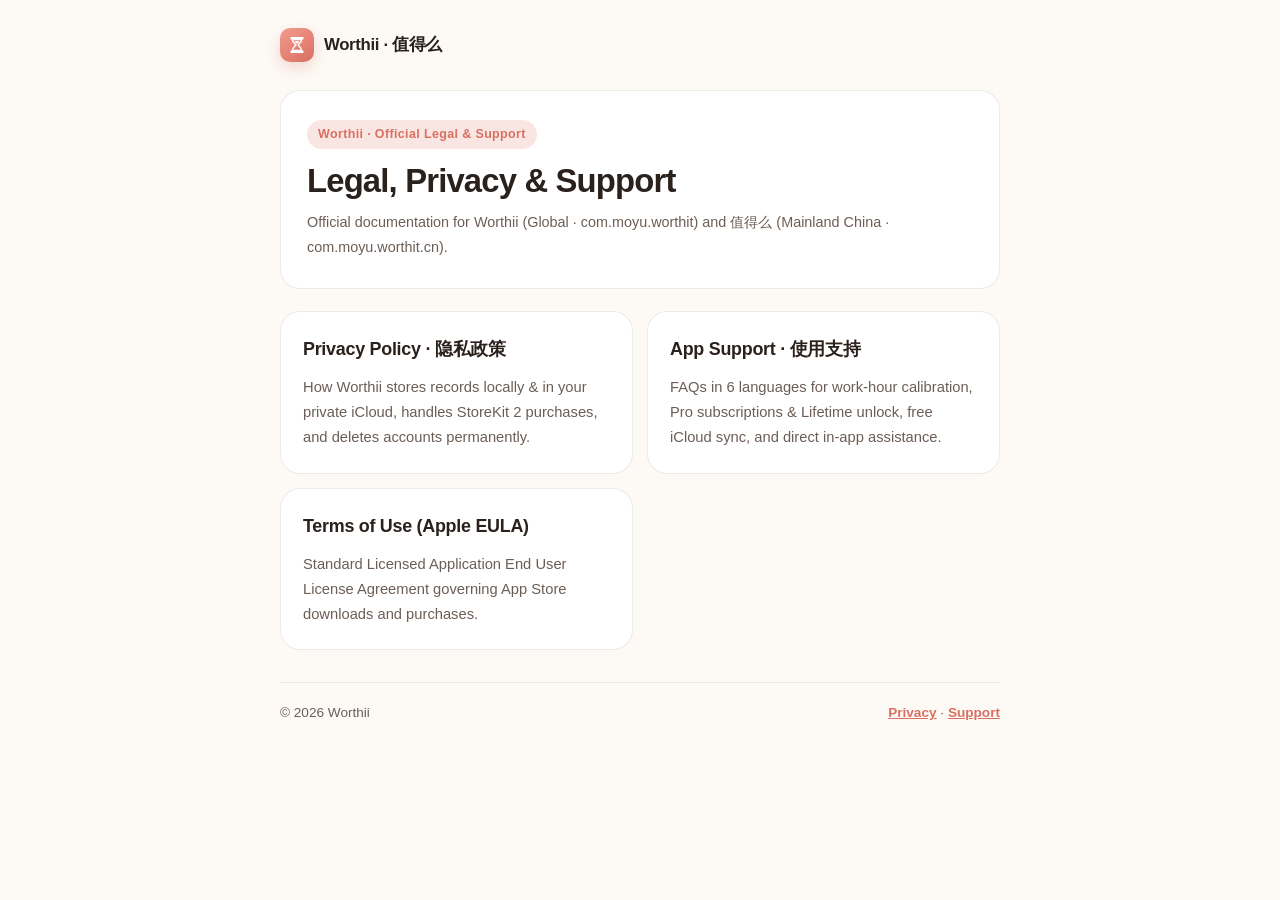
<file: index.html>
<!doctype html>
<html lang="en">
<head>
  <meta charset="utf-8">
  <meta name="viewport" content="width=device-width, initial-scale=1">
  <title>Worthii · Legal &amp; Support</title>
  <link rel="stylesheet" href="./style.css">
</head>
<body>
  <div class="wrap">
    <header>
      <a class="brand" href="./index.html">
        <span class="brand-mark" aria-hidden="true">
          <svg width="20" height="20" viewBox="0 0 24 24" fill="none">
            <rect x="4" y="2.5" width="16" height="3" rx="1.5" fill="currentColor"/>
            <rect x="4" y="18.5" width="16" height="3" rx="1.5" fill="currentColor"/>
            <path d="M6.5 5.5C6.5 9.2 10.6 10.8 10.6 12C10.6 13.2 6.5 14.8 6.5 18.5H17.5C17.5 14.8 13.4 13.2 13.4 12C13.4 10.8 17.5 9.2 17.5 5.5H6.5Z" stroke="currentColor" stroke-width="1.8" stroke-linejoin="round"/>
            <path d="M9.6 8.2C9.6 7.3 10.4 6.8 11.1 7.2C11.6 7.4 12 7.9 12 7.9C12 7.9 12.4 7.4 12.9 7.2C13.6 6.8 14.4 7.3 14.4 8.2C14.4 9.2 12 10.7 12 10.7C12 10.7 9.6 9.2 9.6 8.2Z" fill="currentColor"/>
          </svg>
        </span>
        <span>Worthii · 值得么</span>
      </a>
    </header>

    <section class="hero">
      <span class="pill">Worthii · Official Legal &amp; Support</span>
      <h1>Legal, Privacy &amp; Support</h1>
      <p class="meta">Official documentation for Worthii (Global · com.moyu.worthit) and 值得么 (Mainland China · com.moyu.worthit.cn).</p>
    </section>

    <div class="grid">
      <a class="cta-card" href="./privacy.html">
        <h2>Privacy Policy · 隐私政策</h2>
        <p>How Worthii stores records locally &amp; in your private iCloud, handles StoreKit 2 purchases, and deletes accounts permanently.</p>
      </a>
      <a class="cta-card" href="./support.html">
        <h2>App Support · 使用支持</h2>
        <p>FAQs in 6 languages for work-hour calibration, Pro subscriptions &amp; Lifetime unlock, free iCloud sync, and direct in-app assistance.</p>
      </a>
      <a class="cta-card" href="https://www.apple.com/legal/internet-services/itunes/dev/stdeula/" rel="noopener noreferrer">
        <h2>Terms of Use (Apple EULA)</h2>
        <p>Standard Licensed Application End User License Agreement governing App Store downloads and purchases.</p>
      </a>
    </div>

    <footer>
      <span>© 2026 Worthii</span>
      <span><a href="./privacy.html">Privacy</a> · <a href="./support.html">Support</a></span>
    </footer>
  </div>
</body>
</html>
</file>
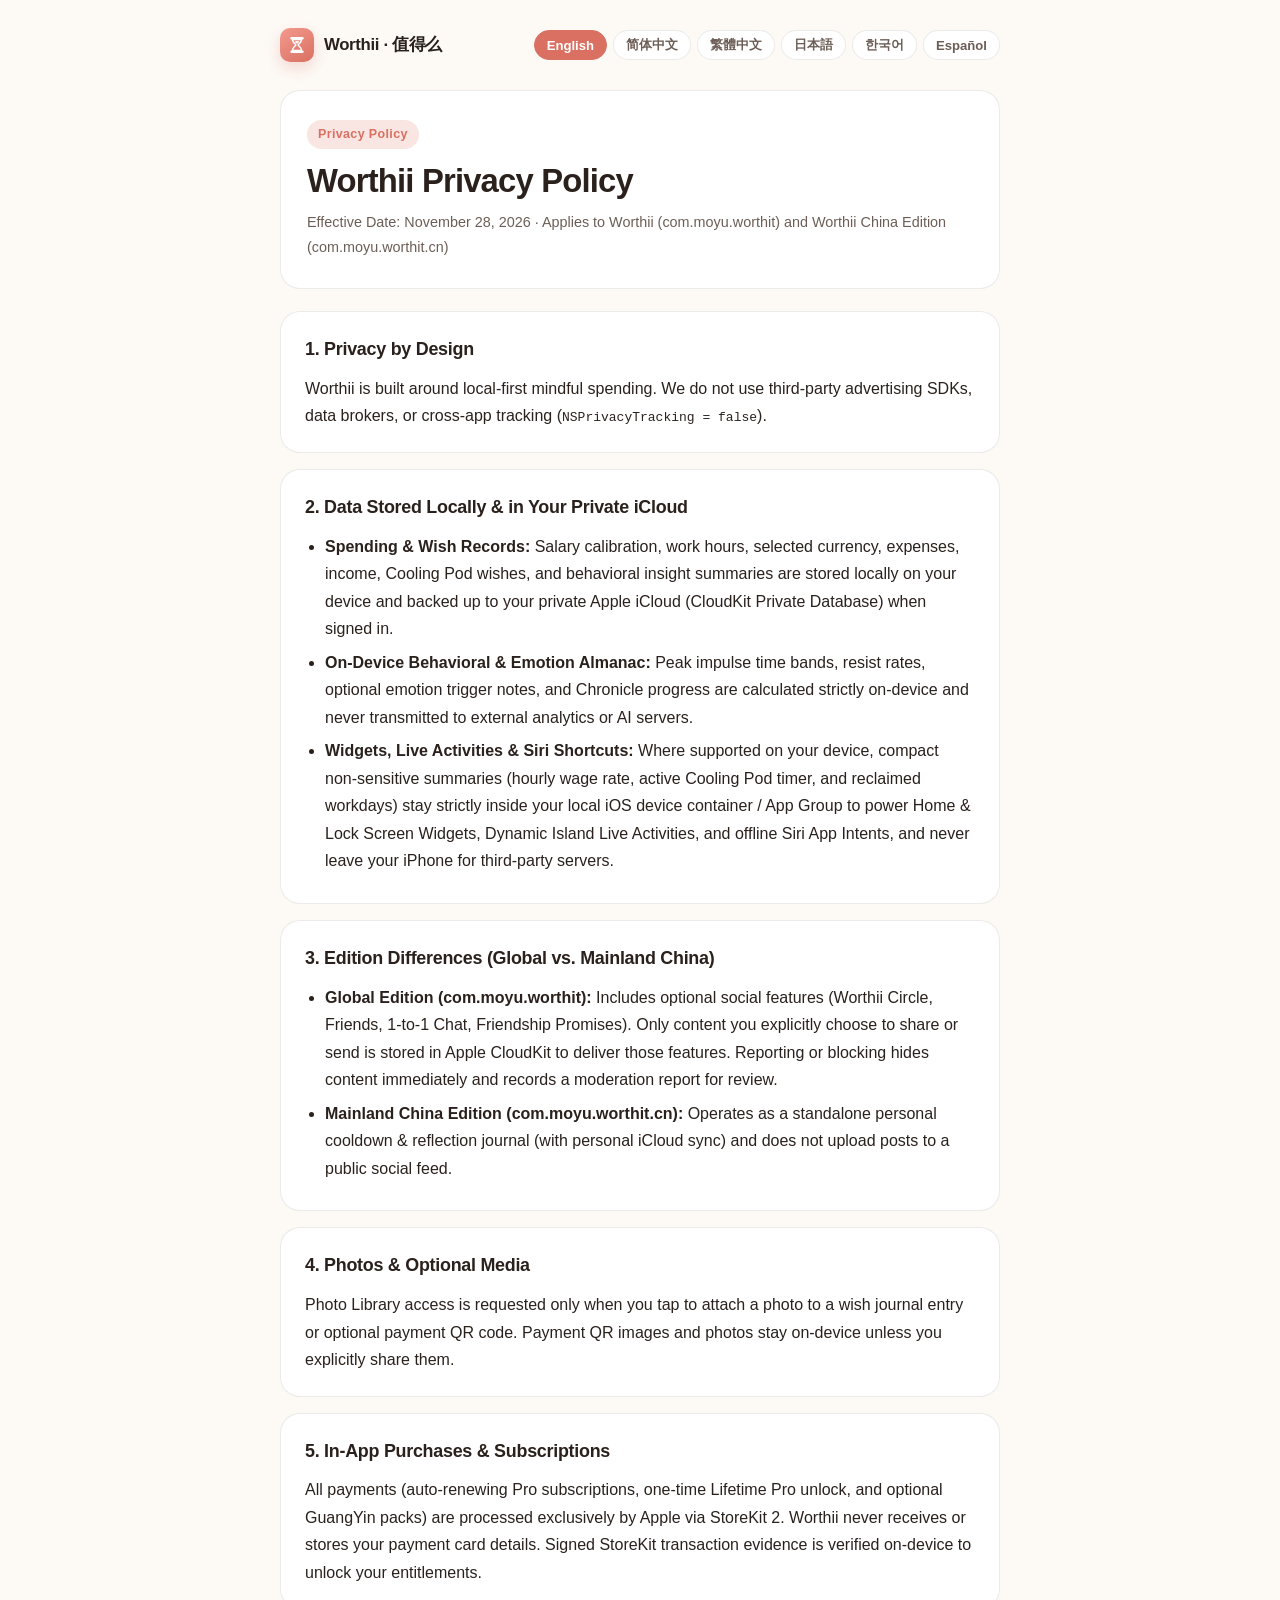
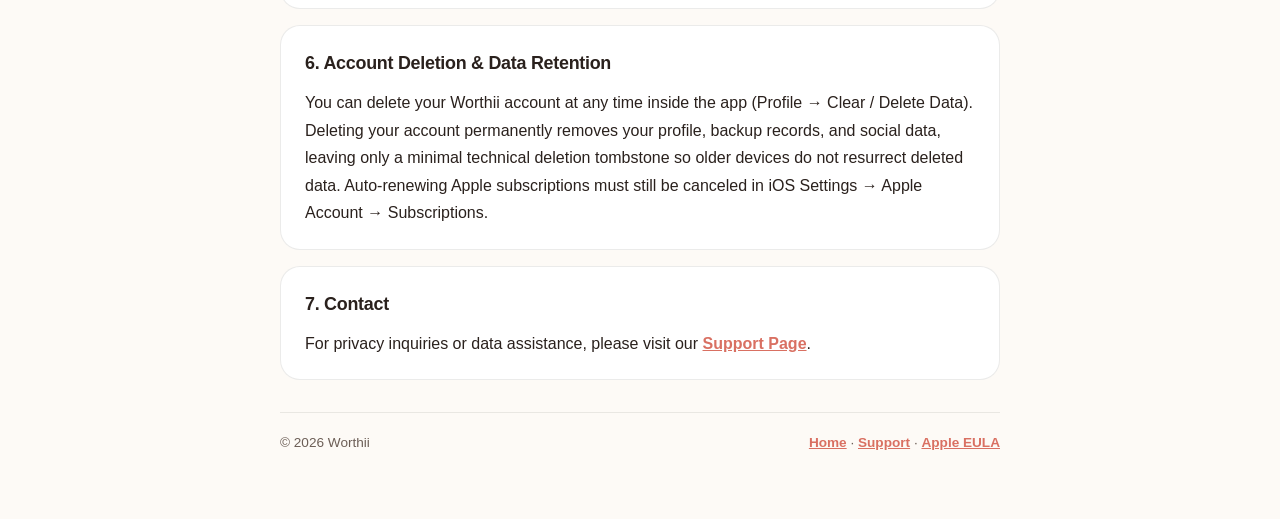
<file: privacy.html>
<!doctype html>
<html lang="en">
<head>
  <meta charset="utf-8">
  <meta name="viewport" content="width=device-width, initial-scale=1">
  <title>Worthii Privacy Policy · 值得么隐私政策</title>
  <link rel="stylesheet" href="./style.css">
</head>
<body>
  <div class="wrap">
    <header>
      <a class="brand" href="./index.html">
        <span class="brand-mark" aria-hidden="true">
          <svg width="20" height="20" viewBox="0 0 24 24" fill="none">
            <rect x="4" y="2.5" width="16" height="3" rx="1.5" fill="currentColor"/>
            <rect x="4" y="18.5" width="16" height="3" rx="1.5" fill="currentColor"/>
            <path d="M6.5 5.5C6.5 9.2 10.6 10.8 10.6 12C10.6 13.2 6.5 14.8 6.5 18.5H17.5C17.5 14.8 13.4 13.2 13.4 12C13.4 10.8 17.5 9.2 17.5 5.5H6.5Z" stroke="currentColor" stroke-width="1.8" stroke-linejoin="round"/>
            <path d="M9.6 8.2C9.6 7.3 10.4 6.8 11.1 7.2C11.6 7.4 12 7.9 12 7.9C12 7.9 12.4 7.4 12.9 7.2C13.6 6.8 14.4 7.3 14.4 8.2C14.4 9.2 12 10.7 12 10.7C12 10.7 9.6 9.2 9.6 8.2Z" fill="currentColor"/>
          </svg>
        </span>
        <span>Worthii · 值得么</span>
      </a>
      <nav class="lang-nav" aria-label="Language">
        <button class="lang-btn active" data-set-lang="en">English</button>
        <button class="lang-btn" data-set-lang="zh-Hans">简体中文</button>
        <button class="lang-btn" data-set-lang="zh-Hant">繁體中文</button>
        <button class="lang-btn" data-set-lang="ja">日本語</button>
        <button class="lang-btn" data-set-lang="ko">한국어</button>
        <button class="lang-btn" data-set-lang="es-MX">Español</button>
      </nav>
    </header>

    <main data-lang="en" class="active">
      <section class="hero">
        <span class="pill">Privacy Policy</span>
        <h1>Worthii Privacy Policy</h1>
        <p class="meta">Effective Date: November 28, 2026 · Applies to Worthii (com.moyu.worthit) and Worthii China Edition (com.moyu.worthit.cn)</p>
      </section>

      <article class="card">
        <h2>1. Privacy by Design</h2>
        <p>Worthii is built around local-first mindful spending. We do not use third-party advertising SDKs, data brokers, or cross-app tracking (<code>NSPrivacyTracking = false</code>).</p>
      </article>

      <article class="card">
        <h2>2. Data Stored Locally &amp; in Your Private iCloud</h2>
        <ul>
          <li><strong>Spending &amp; Wish Records:</strong> Salary calibration, work hours, selected currency, expenses, income, Cooling Pod wishes, and behavioral insight summaries are stored locally on your device and backed up to your private Apple iCloud (CloudKit Private Database) when signed in.</li>
          <li><strong>On-Device Behavioral &amp; Emotion Almanac:</strong> Peak impulse time bands, resist rates, optional emotion trigger notes, and Chronicle progress are calculated strictly on-device and never transmitted to external analytics or AI servers.</li>
          <li><strong>Widgets, Live Activities &amp; Siri Shortcuts:</strong> Where supported on your device, compact non-sensitive summaries (hourly wage rate, active Cooling Pod timer, and reclaimed workdays) stay strictly inside your local iOS device container / App Group to power Home &amp; Lock Screen Widgets, Dynamic Island Live Activities, and offline Siri App Intents, and never leave your iPhone for third-party servers.</li>
        </ul>
      </article>

      <article class="card">
        <h2>3. Edition Differences (Global vs. Mainland China)</h2>
        <ul>
          <li><strong>Global Edition (com.moyu.worthit):</strong> Includes optional social features (Worthii Circle, Friends, 1-to-1 Chat, Friendship Promises). Only content you explicitly choose to share or send is stored in Apple CloudKit to deliver those features. Reporting or blocking hides content immediately and records a moderation report for review.</li>
          <li><strong>Mainland China Edition (com.moyu.worthit.cn):</strong> Operates as a standalone personal cooldown &amp; reflection journal (with personal iCloud sync) and does not upload posts to a public social feed.</li>
        </ul>
      </article>

      <article class="card">
        <h2>4. Photos &amp; Optional Media</h2>
        <p>Photo Library access is requested only when you tap to attach a photo to a wish journal entry or optional payment QR code. Payment QR images and photos stay on-device unless you explicitly share them.</p>
      </article>

      <article class="card">
        <h2>5. In-App Purchases &amp; Subscriptions</h2>
        <p>All payments (auto-renewing Pro subscriptions, one-time Lifetime Pro unlock, and optional GuangYin packs) are processed exclusively by Apple via StoreKit 2. Worthii never receives or stores your payment card details. Signed StoreKit transaction evidence is verified on-device to unlock your entitlements.</p>
      </article>

      <article class="card">
        <h2>6. Account Deletion &amp; Data Retention</h2>
        <p>You can delete your Worthii account at any time inside the app (Profile → Clear / Delete Data). Deleting your account permanently removes your profile, backup records, and social data, leaving only a minimal technical deletion tombstone so older devices do not resurrect deleted data. Auto-renewing Apple subscriptions must still be canceled in iOS Settings → Apple Account → Subscriptions.</p>
      </article>

      <article class="card">
        <h2>7. Contact</h2>
        <p>For privacy inquiries or data assistance, please visit our <a href="./support.html">Support Page</a>.</p>
      </article>
    </main>

    <main data-lang="zh-Hans">
      <section class="hero">
        <span class="pill">隐私政策</span>
        <h1>值得么（Worthii）隐私政策</h1>
        <p class="meta">生效日期：2026年11月28日 · 适用于 值得么（com.moyu.worthit.cn）与 Worthii 国际版（com.moyu.worthit）</p>
      </section>

      <article class="card">
        <h2>1. 核心隐私原则</h2>
        <p>值得么坚持本地优先的理性消费理念。我们不接入任何第三方广告 SDK，不出售数据，不进行跨 App 行为追踪（<code>NSPrivacyTracking = false</code>）。</p>
      </article>

      <article class="card">
        <h2>2. 本地与个人 iCloud 数据</h2>
        <ul>
          <li><strong>账本与心愿冷静期记录：</strong> 您的月薪、工时、币种、记账流水、冷静舱心愿与消费模式洞察均优先保存在设备本地，并通过您个人的 Apple iCloud（CloudKit 私有数据库）免费同步备份。</li>
          <li><strong>本机冲动与情绪年鉴：</strong> 冷静成功率、高发冲动时段、可选情绪标签、光阴手札与时光信物均 100% 在设备本地计算，绝不上传至第三方分析或 AI 服务器。</li>
          <li><strong>小组件、灵动岛与 Siri 快捷指令：</strong> 仅将不含敏感隐私的轻量摘要（时薪倍率、进行中冷静倒计时与累计守住天数）保留在本机沙盒/应用组容器内，用于支持桌面/锁屏小组件、灵动岛实时活动与离线 Siri 算工时，绝不传往第三方服务器。</li>
        </ul>
      </article>

      <article class="card">
        <h2>3. 大陆版与国际版差异</h2>
        <ul>
          <li><strong>中国大陆版（com.moyu.worthit.cn）：</strong> 为纯净的个人冷静记账与私密感悟手账版本（含个人 iCloud 同步），不含公开社区动态上传。</li>
          <li><strong>国际版（com.moyu.worthit）：</strong> 提供可选的 Worthii 圈子、好友与一对一消息。仅当您主动发布或发送时，相关内容才会存入 CloudKit 以提供对应功能。</li>
        </ul>
      </article>

      <article class="card">
        <h2>4. 相册权限说明</h2>
        <p>仅当您主动为心愿手账添加配图或设置本机收款图片时才会请求相册访问权限，应用不会在后台读取您的相册。</p>
      </article>

      <article class="card">
        <h2>5. 应用内购买与订阅</h2>
        <p>所有付费项目（自动续期 Pro 会员、一次性买断永久 Pro 及可选光阴包）均由 Apple 通过 StoreKit 2 统一结算。我们不收集也不保存您的银行卡或支付账号信息，仅在本地校验 Apple 签名的交易凭证以发放权益。</p>
      </article>

      <article class="card">
        <h2>6. 账号注销与数据删除</h2>
        <p>您可随时在应用内「我的 → 清空/注销数据」永久删除您的个人资料与云端备份。系统仅保留极简的防复活删除标记（Tombstone），防止旧设备重新覆盖已删除数据。若您开通了自动续期订阅，请同时在 iOS「设置 → Apple 账户 → 订阅」中取消续费。</p>
      </article>

      <article class="card">
        <h2>7. 联系与支持</h2>
        <p>如需隐私咨询或账号协助，请访问 <a href="./support.html">使用支持页面</a>。</p>
      </article>
    </main>

    <main data-lang="zh-Hant">
      <section class="hero">
        <span class="pill">隱私權政策</span>
        <h1>Worthii 隱私權政策</h1>
        <p class="meta">生效日期：2026年11月28日 · 適用於 Worthii（com.moyu.worthit）與大陸版（com.moyu.worthit.cn）</p>
      </section>
      <article class="card">
        <h2>1. 本機優先與零廣告追蹤</h2>
        <p>Worthii 採本機優先設計，不含第三方廣告追蹤 SDK、資料仲介商或跨 App 追蹤（<code>NSPrivacyTracking = false</code>）。</p>
      </article>
      <article class="card">
        <h2>2. 本機與個人 iCloud 儲存</h2>
        <ul>
          <li><strong>帳本與冷靜期紀錄：</strong> 您的薪資設定、記帳流水、冷靜艙心願與衝動洞察教練數據皆優先儲存在裝置本機，並透過個人 Apple iCloud（CloudKit 私有資料庫）免費同步。</li>
          <li><strong>本機情緒年鑑與光陰手札：</strong> 衝動高發時段、可選情緒標籤、光陰手札進度與防禦率 100% 於裝置本機計算，絕不上傳至第三方分析或 AI 伺服器。</li>
          <li><strong>桌面小工具、動態島與 Siri 捷徑：</strong> 僅將不含敏感隱私的輕量摘要（時薪倍率、冷靜倒數與累計守住天數）保留在本機 iOS 容器與 App Group 內，絕不傳往第三方伺服器。</li>
        </ul>
      </article>
      <article class="card">
        <h2>3. 國際版與大陸版邊界</h2>
        <ul>
          <li><strong>國際版（com.moyu.worthit）：</strong> 提供可選的 Worthii 圈子、好友、一對一私訊與友情券，僅於您主動發佈或傳送時儲存至 CloudKit；檢舉或封鎖會立即隱藏內容並留存審核記錄。</li>
          <li><strong>大陸版（com.moyu.worthit.cn）：</strong> 為純粹的個人冷靜記帳與私密感悟手帳（含個人 iCloud 同步），不上傳任何公開社區貼文。</li>
        </ul>
      </article>
      <article class="card">
        <h2>4. 相簿權限與選用媒體</h2>
        <p>僅於您主動為心願手帳添加圖片或設定本機收款圖片時才會請求相簿權限，除非您明確分享，圖片皆僅保留在裝置本機。</p>
      </article>
      <article class="card">
        <h2>5. 應用內購買與訂閱</h2>
        <p>所有 Pro 自動續訂、買斷制永久 Pro 與光陰包皆由 Apple 透過 StoreKit 2 統一處理，我們不接觸亦不儲存您的付款卡片資訊。</p>
      </article>
      <article class="card">
        <h2>6. 帳號註銷與資料留存</h2>
        <p>您隨時可在 App 內「我的 → 清空/刪除資料」永久刪除個人資料與雲端備份，僅保留極簡防復活刪除標記（Tombstone）。自動續訂請另於 iOS「設定 → Apple 帳戶 → 訂閱項目」取消。</p>
      </article>
      <article class="card">
        <h2>7. 聯絡與支援</h2>
        <p>如需隱私諮詢或協助，請前往 <a href="./support.html">使用支援頁面</a>。</p>
      </article>
    </main>

    <main data-lang="ja">
      <section class="hero">
        <span class="pill">プライバシーポリシー</span>
        <h1>Worthii プライバシーポリシー</h1>
        <p class="meta">発効日：2026年11月28日 · 対象：Worthii（com.moyu.worthit / com.moyu.worthit.cn）</p>
      </section>
      <article class="card">
        <h2>1. ローカル優先・広告トラッキングなし</h2>
        <p>Worthii はローカル優先で設計されており、第三者広告トラッキング SDK、データブローカー、アプリ横断トラッキングを使用しません（<code>NSPrivacyTracking = false</code>）。</p>
      </article>
      <article class="card">
        <h2>2. 端末内および個人 iCloud でのデータ保管</h2>
        <ul>
          <li><strong>収支・冷却ポッド記録：</strong> 給料設定、家計簿、冷却ポッドのウィッシュ、衝動傾向コーチの分析は端末内およびお客様個人の Apple iCloud プライベート領域に保存されます。</li>
          <li><strong>端末内感情年鑑＆クロニクル：</strong> 衝動時間帯、任意の感情タグ、光陰クロニクルの進捗や見送り率は 100% 端末内で完結し、外部の分析・AI サーバーには送信されません。</li>
          <li><strong>ウィジェット・ライブアクティビティ・Siri：</strong> 時給換算レートや冷却タイマーなどの軽量サマリーは iOS の端末内コンテナ／App Group のみに留まり、外部サーバーへ送信されません。</li>
        </ul>
      </article>
      <article class="card">
        <h2>3. グローバル版と中国本土版の機能差</h2>
        <ul>
          <li><strong>グローバル版（com.moyu.worthit）：</strong> 任意の Worthii サークル、フレンド、1対1チャット、友情チケットを含み、ご自身が明示的に共有・送信した内容のみ CloudKit に保存されます。通報・ブロック時は即座に非表示となります。</li>
          <li><strong>中国本土版（com.moyu.worthit.cn）：</strong> 個人用 iCloud 同期付きの完全な個人用ジャーナルとして動作し、公開フィードへの投稿はありません。</li>
        </ul>
      </article>
      <article class="card">
        <h2>4. 写真ライブラリへのアクセス</h2>
        <p>写真ライブラリへのアクセスは、ウィッシュ記録に写真を添付したり任意のQR画像を設定する際に操作された場合のみ要求され、バックグラウンドで読み取ることはありません。</p>
      </article>
      <article class="card">
        <h2>5. アプリ内課金とサブスクリプション</h2>
        <p>すべての課金（月額・年額 Pro、買い切り永久 Pro、光陰パック）は Apple StoreKit 2 を通じて処理され、決済カード情報は当方に送信・保存されません。</p>
      </article>
      <article class="card">
        <h2>6. アカウント削除とデータ保持</h2>
        <p>アプリ内「プロフィール → データを消去／削除」からいつでもアカウントとクラウドバックアップを永久削除できます（古い端末からの復活を防ぐ最小限の削除マーカーのみ保持）。自動更新サブスクリプションの解約は iOS「設定 → Apple Account → サブスクリプション」から行ってください。</p>
      </article>
      <article class="card">
        <h2>7. お問い合わせ</h2>
        <p>プライバシーに関するご質問は <a href="./support.html">サポートページ</a> よりご連絡ください。</p>
      </article>
    </main>

    <main data-lang="ko">
      <section class="hero">
        <span class="pill">개인정보 처리방침</span>
        <h1>Worthii 개인정보 처리방침</h1>
        <p class="meta">시행일: 2026년 11월 28일 · 적용 대상: Worthii (com.moyu.worthit / com.moyu.worthit.cn)</p>
      </section>
      <article class="card">
        <h2>1. 로컬 우선 설계 및 광고 추적 없음</h2>
        <p>Worthii는 로컬 우선 원칙으로 설계되었으며 제3자 광고 추적 SDK, 데이터 브로커 및 교차 앱 추적을 사용하지 않습니다(<code>NSPrivacyTracking = false</code>).</p>
      </article>
      <article class="card">
        <h2>2. 기기 및 개인 iCloud 데이터 저장</h2>
        <ul>
          <li><strong>소비 및 냉각 포드 기록:</strong> 급여 설정, 가계부 내역, 냉각 포드 위시 및 소비 습관 코치 데이터는 기기 및 개인 Apple iCloud 비공개 영역에 저장됩니다.</li>
          <li><strong>온디바이스 감정 연감 &amp; 연대기:</strong> 충동 시간대, 선택형 감정 태그, 시간의 연대기 진행도 및 방어율 분석은 100% 기기 내부에서만 계산되며 외부 분석·AI 서버로 전송되지 않습니다.</li>
          <li><strong>위젯·실시간 현황·Siri 단축어:</strong> 시급 환산 비율, 냉각 타이머, 되찾은 근무일 요약은 기기 내 로컬 iOS 컨테이너/App Group에만 보관되며 제3자 서버로 유출되지 않습니다.</li>
        </ul>
      </article>
      <article class="card">
        <h2>3. 글로벌 버전과 중국 본토 버전의 차이</h2>
        <ul>
          <li><strong>글로벌 버전(com.moyu.worthit):</strong> 선택형 Worthii 서클, 친구, 1:1 채팅 및 우정 티켓을 포함하며 사용자가 직접 공유·전송한 항목만 CloudKit에 저장됩니다. 신고 또는 차단 시 즉시 숨김 처리됩니다.</li>
          <li><strong>중국 본토 버전(com.moyu.worthit.cn):</strong> 개인 iCloud 동기화가 포함된 순수 개인용 냉각 저널로 동작하며 공개 피드 업로드 기능이 없습니다.</li>
        </ul>
      </article>
      <article class="card">
        <h2>4. 사진 보관함 접근 권한</h2>
        <p>사진 보관함 권한은 위시 기록에 사진을 첨부하거나 선택형 QR 이미지를 등록할 때만 요청되며, 명시적으로 공유하지 않는 한 기기 내부에만 보관됩니다.</p>
      </article>
      <article class="card">
        <h2>5. 인앱 구입 및 구독</h2>
        <p>모든 결제(월간·연간 Pro 구독, 평생 소장 Pro 일회성 구매, 광음 팩)는 Apple StoreKit 2로 처리되며 결제 카드 정보는 앱에 수집·저장되지 않습니다.</p>
      </article>
      <article class="card">
        <h2>6. 계정 영구 삭제 및 데이터 보관</h2>
        <p>앱 내 「프로필 → 데이터 초기화/삭제」에서 언제든 계정과 클라우드 백업을 영구 삭제할 수 있습니다(이전 기기의 데이터 부활을 막기 위한 최소 삭제 표시만 유지). 자동 갱신 구독 해지는 iOS 「설정 → Apple 계정 → 구독」에서 직접 관리해야 합니다.</p>
      </article>
      <article class="card">
        <h2>7. 문의 및 지원</h2>
        <p>개인정보 관련 문의는 <a href="./support.html">지원 페이지</a>를 방문해 주세요.</p>
      </article>
    </main>

    <main data-lang="es-MX">
      <section class="hero">
        <span class="pill">Política de privacidad</span>
        <h1>Política de privacidad de Worthii</h1>
        <p class="meta">Vigente desde: 28 de noviembre de 2026 · Aplica a Worthii (com.moyu.worthit / com.moyu.worthit.cn)</p>
      </section>
      <article class="card">
        <h2>1. Privacidad desde el diseño</h2>
        <p>Worthii prioriza tus datos locales. No utilizamos SDKs publicitarios de terceros, intermediarios de datos ni rastreo entre apps (<code>NSPrivacyTracking = false</code>).</p>
      </article>
      <article class="card">
        <h2>2. Almacenamiento local y iCloud privado</h2>
        <ul>
          <li><strong>Registros de gastos y deseos:</strong> Tu salario, horarios, registros de gastos e ingresos, deseos en enfriamiento y resúmenes de hábitos se almacenan localmente y se respaldan en tu espacio privado de Apple iCloud (CloudKit Private Database).</li>
          <li><strong>Almanaque emocional y Crónica en el dispositivo:</strong> Los horarios pico de impulso, notas emocionales opcionales y tu progreso de la Crónica se calculan 100% en tu dispositivo y nunca se envían a servidores externos de analítica o IA.</li>
          <li><strong>Widgets, Actividades en Vivo y Atajos de Siri:</strong> Los resúmenes compactos sin datos sensibles (tarifa por hora, temporizador activo y días recuperados) permanecen estrictamente dentro de tu contenedor local / App Group de iOS.</li>
        </ul>
      </article>
      <article class="card">
        <h2>3. Diferencias entre ediciones (Global y China continental)</h2>
        <ul>
          <li><strong>Edición Global (com.moyu.worthit):</strong> Incluye funciones sociales opcionales (Worthii Circle, Amigos, Chat 1-a-1 y Promesas de amistad). Solo el contenido que elijas compartir o enviar explícitamente se guarda en Apple CloudKit; reportar o bloquear oculta el contenido de inmediato.</li>
          <li><strong>Edición China continental (com.moyu.worthit.cn):</strong> Funciona como un diario personal independiente de enfriamiento y reflexión (con respaldo privado en iCloud) sin publicaciones públicas.</li>
        </ul>
      </article>
      <article class="card">
        <h2>4. Fotos y contenido multimedia opcional</h2>
        <p>El acceso a la fototeca se solicita únicamente cuando eliges adjuntar una foto a un deseo o una imagen QR opcional, permaneciendo en tu dispositivo salvo que decidas compartirla.</p>
      </article>
      <article class="card">
        <h2>5. Compras dentro de la app y suscripciones</h2>
        <p>Todas las suscripciones Pro, la compra única Vitalicia y los paquetes de GuangYin son procesados exclusivamente por Apple mediante StoreKit 2. Worthii nunca recibe ni almacena los datos de tu tarjeta.</p>
      </article>
      <article class="card">
        <h2>6. Eliminación de cuenta y retención</h2>
        <p>Puedes eliminar tu cuenta permanentemente en cualquier momento desde la app (Perfil → Borrar / Eliminar datos), conservando solo una marca técnica mínima para evitar que dispositivos antiguos restauren datos borrados. Las suscripciones activas se cancelan en Configuración de iOS → Cuenta de Apple → Suscripciones.</p>
      </article>
      <article class="card">
        <h2>7. Contacto y soporte</h2>
        <p>Para consultas sobre privacidad o asistencia de datos, visita nuestra <a href="./support.html">Página de soporte</a>.</p>
      </article>
    </main>

    <footer>
      <span>© 2026 Worthii</span>
      <span><a href="./index.html">Home</a> · <a href="./support.html">Support</a> · <a href="https://www.apple.com/legal/internet-services/itunes/dev/stdeula/" rel="noopener noreferrer">Apple EULA</a></span>
    </footer>
  </div>

  <script>
    (function () {
      const buttons = document.querySelectorAll('[data-set-lang]');
      const sections = document.querySelectorAll('[data-lang]');
      function activate(lang) {
        buttons.forEach(b => b.classList.toggle('active', b.dataset.setLang === lang));
        sections.forEach(s => s.classList.toggle('active', s.dataset.lang === lang));
      }
      buttons.forEach(b => b.addEventListener('click', () => activate(b.dataset.setLang)));
      const nav = (navigator.language || 'en').toLowerCase();
      if (nav.startsWith('zh-tw') || nav.startsWith('zh-hk') || nav.startsWith('zh-hant')) activate('zh-Hant');
      else if (nav.startsWith('zh')) activate('zh-Hans');
      else if (nav.startsWith('ja')) activate('ja');
      else if (nav.startsWith('ko')) activate('ko');
      else if (nav.startsWith('es')) activate('es-MX');
    })();
  </script>
</body>
</html>
</file>
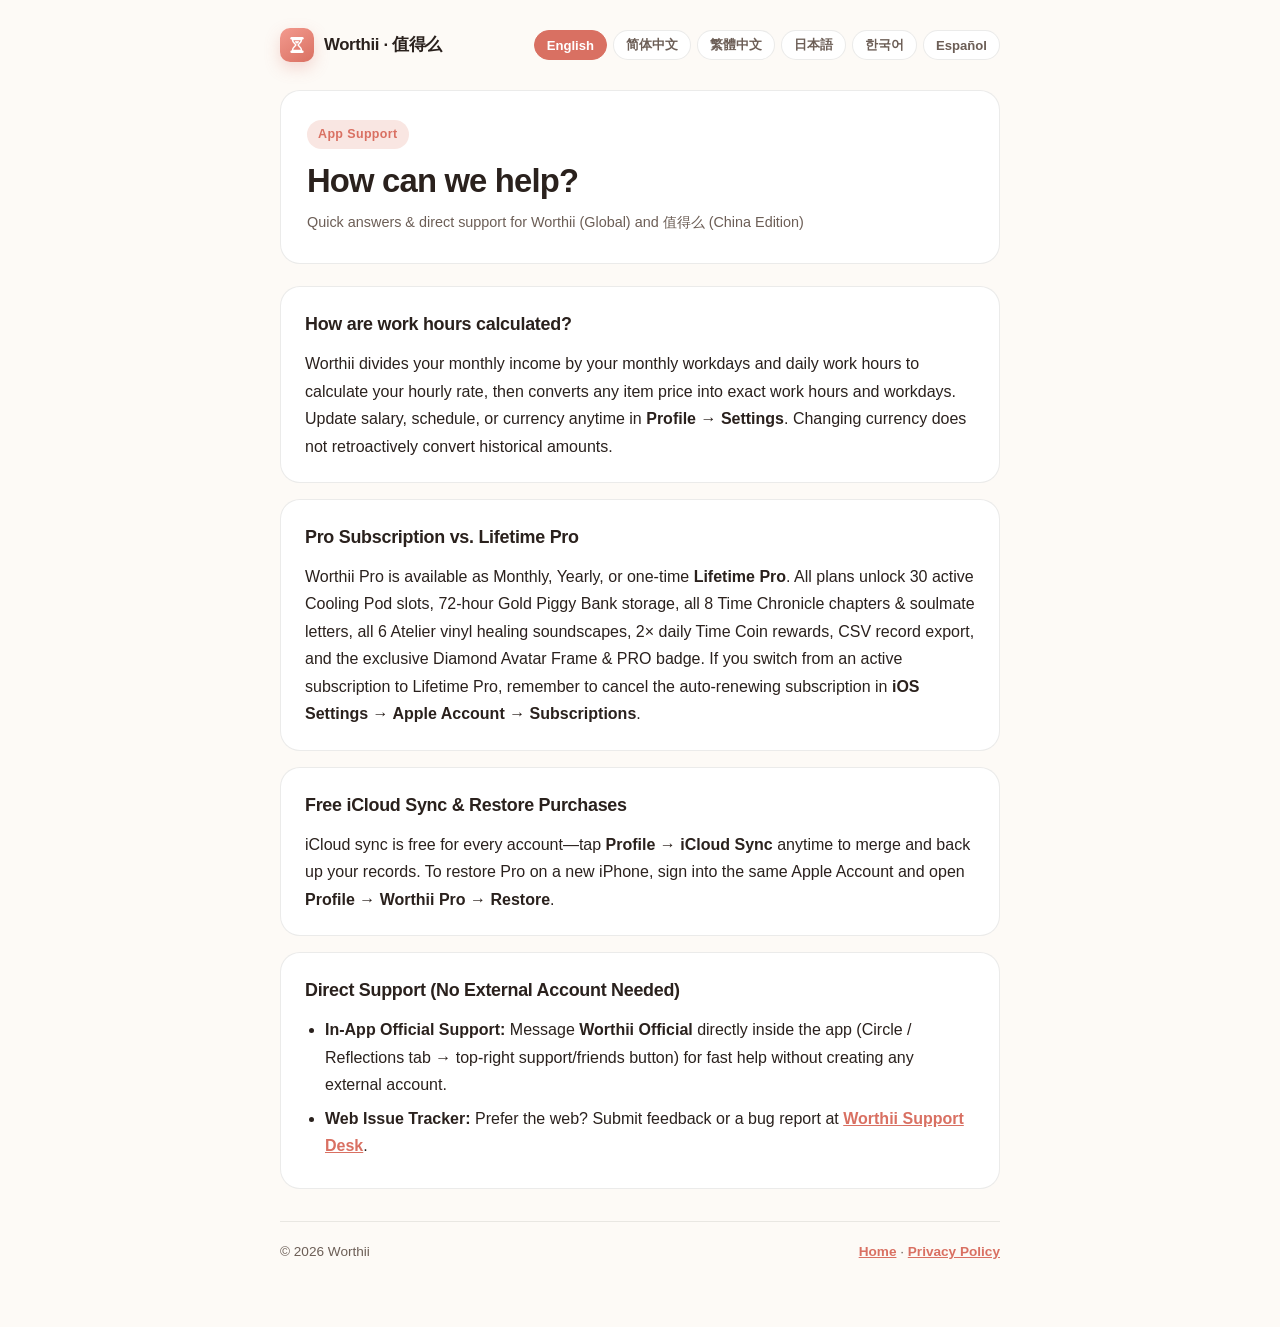
<file: support.html>
<!doctype html>
<html lang="en">
<head>
  <meta charset="utf-8">
  <meta name="viewport" content="width=device-width, initial-scale=1">
  <title>Worthii Support · 值得么使用支持</title>
  <link rel="stylesheet" href="./style.css">
</head>
<body>
  <div class="wrap">
    <header>
      <a class="brand" href="./index.html">
        <span class="brand-mark" aria-hidden="true">
          <svg width="20" height="20" viewBox="0 0 24 24" fill="none">
            <rect x="4" y="2.5" width="16" height="3" rx="1.5" fill="currentColor"/>
            <rect x="4" y="18.5" width="16" height="3" rx="1.5" fill="currentColor"/>
            <path d="M6.5 5.5C6.5 9.2 10.6 10.8 10.6 12C10.6 13.2 6.5 14.8 6.5 18.5H17.5C17.5 14.8 13.4 13.2 13.4 12C13.4 10.8 17.5 9.2 17.5 5.5H6.5Z" stroke="currentColor" stroke-width="1.8" stroke-linejoin="round"/>
            <path d="M9.6 8.2C9.6 7.3 10.4 6.8 11.1 7.2C11.6 7.4 12 7.9 12 7.9C12 7.9 12.4 7.4 12.9 7.2C13.6 6.8 14.4 7.3 14.4 8.2C14.4 9.2 12 10.7 12 10.7C12 10.7 9.6 9.2 9.6 8.2Z" fill="currentColor"/>
          </svg>
        </span>
        <span>Worthii · 值得么</span>
      </a>
      <nav class="lang-nav" aria-label="Language">
        <button class="lang-btn active" data-set-lang="en">English</button>
        <button class="lang-btn" data-set-lang="zh-Hans">简体中文</button>
        <button class="lang-btn" data-set-lang="zh-Hant">繁體中文</button>
        <button class="lang-btn" data-set-lang="ja">日本語</button>
        <button class="lang-btn" data-set-lang="ko">한국어</button>
        <button class="lang-btn" data-set-lang="es-MX">Español</button>
      </nav>
    </header>

    <main data-lang="en" class="active">
      <section class="hero">
        <span class="pill">App Support</span>
        <h1>How can we help?</h1>
        <p class="meta">Quick answers &amp; direct support for Worthii (Global) and 值得么 (China Edition)</p>
      </section>

      <article class="card">
        <h2>How are work hours calculated?</h2>
        <p>Worthii divides your monthly income by your monthly workdays and daily work hours to calculate your hourly rate, then converts any item price into exact work hours and workdays. Update salary, schedule, or currency anytime in <strong>Profile → Settings</strong>. Changing currency does not retroactively convert historical amounts.</p>
      </article>

      <article class="card">
        <h2>Pro Subscription vs. Lifetime Pro</h2>
        <p>Worthii Pro is available as Monthly, Yearly, or one-time <strong>Lifetime Pro</strong>. All plans unlock 30 active Cooling Pod slots, 72-hour Gold Piggy Bank storage, all 8 Time Chronicle chapters &amp; soulmate letters, all 6 Atelier vinyl healing soundscapes, 2× daily Time Coin rewards, CSV record export, and the exclusive Diamond Avatar Frame &amp; PRO badge. If you switch from an active subscription to Lifetime Pro, remember to cancel the auto-renewing subscription in <strong>iOS Settings → Apple Account → Subscriptions</strong>.</p>
      </article>

      <article class="card">
        <h2>Free iCloud Sync &amp; Restore Purchases</h2>
        <p>iCloud sync is free for every account—tap <strong>Profile → iCloud Sync</strong> anytime to merge and back up your records. To restore Pro on a new iPhone, sign into the same Apple Account and open <strong>Profile → Worthii Pro → Restore</strong>.</p>
      </article>

      <article class="card">
        <h2>Direct Support (No External Account Needed)</h2>
        <ul>
          <li><strong>In-App Official Support:</strong> Message <strong>Worthii Official</strong> directly inside the app (Circle / Reflections tab → top-right support/friends button) for fast help without creating any external account.</li>
          <li><strong>Web Issue Tracker:</strong> Prefer the web? Submit feedback or a bug report at <a href="https://github.com/moyuziya/worthii-legal/issues" rel="noopener noreferrer">Worthii Support Desk</a>.</li>
        </ul>
      </article>
    </main>

    <main data-lang="zh-Hans">
      <section class="hero">
        <span class="pill">使用支持</span>
        <h1>常见问题与直接协助</h1>
        <p class="meta">适用于 值得么（大陆版）与 Worthii（国际版）</p>
      </section>

      <article class="card">
        <h2>工时是如何换算的？</h2>
        <p>应用根据您设置的月收入、每月工作日和每日工时算出时薪，并将商品价格实时换算为需要工作的小时数与天数。您可随时在 <strong>我的 → 设置</strong> 修改薪资、工时或货币单位；切换货币不会自动换算旧账历史金额。</p>
      </article>

      <article class="card">
        <h2>连续订阅与永久买断版（Lifetime Pro）</h2>
        <p>Pro 会员提供连续包月、连续包年及一次性付费的 <strong>永久买断版</strong>，均包含 30 个冷静舱位、72 小时黄金存钱罐、全 8 章光阴手札与亲密来信、全 6 辑工坊黑胶治愈声景、每日 2 倍光阴奖励、账单 CSV 导出与专属钻石边框及 PRO 标识。若您此前开通了自动续期订阅并改购永久版，请在 <strong>iOS 设置 → Apple 账户 → 订阅</strong> 中关闭原自动续期。</p>
      </article>

      <article class="card">
        <h2>免费 iCloud 同步与恢复购买</h2>
        <p>所有用户均可免费在 <strong>我的 → iCloud 同步</strong> 手动合并备份记录。换机恢复 Pro 请确认设备登录购买时的同一 Apple 账户，随后在 <strong>我的 → 升级 Pro → 恢复购买</strong> 即可一键核验恢复。</p>
      </article>

      <article class="card">
        <h2>如何联系官方支持？</h2>
        <ul>
          <li><strong>应用内直连官方小助手（免注册）：</strong> 在「感悟 / 圈子」页点击右上角客服图标，即可直接给 <strong>Worthii 官方小助手</strong> 发消息反馈问题。</li>
          <li><strong>网页工单入口：</strong> 也可前往 <a href="https://github.com/moyuziya/worthii-legal/issues" rel="noopener noreferrer">值得么支持中心</a> 提交建议或故障反馈。</li>
        </ul>
      </article>
    </main>

    <main data-lang="zh-Hant">
      <section class="hero">
        <span class="pill">使用支援</span>
        <h1>常見問題與協助</h1>
        <p class="meta">適用於 Worthii（國際版）與 值得么（大陸版）</p>
      </section>
      <article class="card">
        <h2>工時換算與免費 iCloud 同步</h2>
        <p>於 <strong>我的 → 設定</strong> 可隨時調整薪資、工時與幣種（切換幣種不溯及舊紀錄）。所有帳號皆免費享有 <strong>我的 → iCloud 同步</strong> 備份功能。</p>
      </article>
      <article class="card">
        <h2>Pro 訂閱、永久買斷與恢復購買</h2>
        <p>Pro 提供月訂、年訂與一次付清的永久買斷方案。若從自動續訂切換至永久版，請於 <strong>iOS 設定 → Apple 帳戶 → 訂閱項目</strong> 取消原續訂。換機時登入相同 Apple 帳戶後點擊 <strong>恢復購買</strong> 即可。</p>
      </article>
      <article class="card">
        <h2>聯絡我們</h2>
        <p>您可於 App 內直接傳訊給 <strong>Worthii 官方小幫手</strong>，或至 <a href="https://github.com/moyuziya/worthii-legal/issues" rel="noopener noreferrer">Worthii 支援中心</a> 回報問題。</p>
      </article>
    </main>

    <main data-lang="ja">
      <section class="hero">
        <span class="pill">サポート</span>
        <h1>よくある質問・お問い合わせ</h1>
        <p class="meta">Worthii（グローバル版・中国本土版）公式サポート</p>
      </section>
      <article class="card">
        <h2>労働時間の計算と無料 iCloud 同期</h2>
        <p><strong>マイページ → 設定</strong> から月収・勤務日数・1日の勤務時間・通貨をいつでも変更できます（通貨変更は過去の記録に遡及しません）。手動 iCloud 同期はすべてのユーザーに無料で提供されています。</p>
      </article>
      <article class="card">
        <h2>Pro プランと購入の復元</h2>
        <p>Pro は月額・年額・買い切り永久版の 3 種類です。月額・年額から買い切り版へ切り替える場合は、<strong>iOS「設定 → Apple Account → サブスクリプション」</strong>で自動更新を停止してください。機種変更時は同じ Apple Account でサインインし、<strong>購入を復元</strong> をタップしてください。</p>
      </article>
      <article class="card">
        <h2>直接お問い合わせ</h2>
        <p>アプリ内の <strong>Worthii 公式</strong> チャットからアカウント登録不要でお問い合わせいただけるほか、<a href="https://github.com/moyuziya/worthii-legal/issues" rel="noopener noreferrer">Worthii サポートデスク</a> でも受け付けています。</p>
      </article>
    </main>

    <main data-lang="ko">
      <section class="hero">
        <span class="pill">고객 지원</span>
        <h1>자주 묻는 질문 및 지원</h1>
        <p class="meta">Worthii 공식 도움말 및 문의 안내</p>
      </section>
      <article class="card">
        <h2>근무시간 계산 및 무료 iCloud 동기화</h2>
        <p><strong>마이 → 설정</strong>에서 월수입, 근무일수, 일 근무시간, 통화를 언제든 수정할 수 있습니다(통화 변경은 기존 기록을 자동 환산하지 않습니다). 수동 iCloud 동기화는 모든 계정에 무료로 제공됩니다.</p>
      </article>
      <article class="card">
        <h2>Pro 구독, 평생 소장 및 구매 복원</h2>
        <p>Pro는 월간·연간 구독과 1회 결제 평생 소장 옵션을 제공합니다. 구독에서 평생 소장으로 전환한 경우 <strong>iOS 설정 → Apple 계정 → 구독</strong>에서 자동 갱신을 해지해 주세요. 기기 변경 시 동일한 Apple 계정 로그인 후 <strong>구매 복원</strong>을 눌러 복원할 수 있습니다.</p>
      </article>
      <article class="card">
        <h2>문의하기</h2>
        <p>별도 가입 없이 앱 내 <strong>Worthii 공식 계정</strong>으로 바로 문의하거나, <a href="https://github.com/moyuziya/worthii-legal/issues" rel="noopener noreferrer">Worthii 지원 센터</a>에 이슈를 등록하실 수 있습니다.</p>
      </article>
    </main>

    <main data-lang="es-MX">
      <section class="hero">
        <span class="pill">Soporte</span>
        <h1>¿Cómo podemos ayudarte?</h1>
        <p class="meta">Preguntas frecuentes y asistencia oficial de Worthii</p>
      </section>
      <article class="card">
        <h2>Cálculo de horas y sincronización gratuita en iCloud</h2>
        <p>Actualiza tu sueldo, días laborales, horas diarias y moneda en cualquier momento en <strong>Perfil → Configuración</strong>. La sincronización manual con iCloud es gratuita para todos los usuarios.</p>
      </article>
      <article class="card">
        <h2>Suscripción Pro, Vitalicio y restaurar compras</h2>
        <p>Worthii Pro ofrece planes Mensual, Anual y pago único <strong>Vitalicio</strong>. Si cambias de una suscripción activa al plan Vitalicio, cancela la renovación automática en <strong>Configuración de iOS → Cuenta de Apple → Suscripciones</strong>. Para restaurar compras, inicia sesión con tu misma Cuenta de Apple y toca <strong>Restaurar</strong>.</p>
      </article>
      <article class="card">
        <h2>Contacto directo</h2>
        <p>Escríbenos directamente dentro de la app mediante <strong>Worthii Official</strong> o registra tu solicitud en <a href="https://github.com/moyuziya/worthii-legal/issues" rel="noopener noreferrer">Worthii Support Desk</a>.</p>
      </article>
    </main>

    <footer>
      <span>© 2026 Worthii</span>
      <span><a href="./index.html">Home</a> · <a href="./privacy.html">Privacy Policy</a></span>
    </footer>
  </div>

  <script>
    (function () {
      const buttons = document.querySelectorAll('[data-set-lang]');
      const sections = document.querySelectorAll('[data-lang]');
      function activate(lang) {
        buttons.forEach(b => b.classList.toggle('active', b.dataset.setLang === lang));
        sections.forEach(s => s.classList.toggle('active', s.dataset.lang === lang));
      }
      buttons.forEach(b => b.addEventListener('click', () => activate(b.dataset.setLang)));
      const nav = (navigator.language || 'en').toLowerCase();
      if (nav.startsWith('zh-tw') || nav.startsWith('zh-hk') || nav.startsWith('zh-hant')) activate('zh-Hant');
      else if (nav.startsWith('zh')) activate('zh-Hans');
      else if (nav.startsWith('ja')) activate('ja');
      else if (nav.startsWith('ko')) activate('ko');
      else if (nav.startsWith('es')) activate('es-MX');
    })();
  </script>
</body>
</html>
</file>
<file: style.css>
:root {
  --bg: #fdfaf6;
  --surface: #ffffff;
  --surface-soft: #f6efe8;
  --ink: #2a211d;
  --muted: #6c5e56;
  --accent: #d97062;
  --accent-soft: #f9e6e2;
  --border: rgba(42, 33, 29, 0.09);
  --radius: 20px;
}

@media (prefers-color-scheme: dark) {
  :root {
    --bg: #171311;
    --surface: #221c19;
    --surface-soft: #2b231f;
    --ink: #f7efe8;
    --muted: #bfb1a7;
    --accent: #f08f82;
    --accent-soft: rgba(240, 143, 130, 0.14);
    --border: rgba(247, 239, 232, 0.12);
  }
}

* {
  box-sizing: border-box;
}

body {
  margin: 0;
  font-family: -apple-system, BlinkMacSystemFont, "SF Pro Text", "PingFang SC",
    "PingFang TC", "Hiragino Sans", "Apple SD Gothic Neo", sans-serif;
  background: var(--bg);
  color: var(--ink);
  line-height: 1.72;
  -webkit-font-smoothing: antialiased;
}

.wrap {
  max-width: 760px;
  margin: 0 auto;
  padding: 28px 20px 64px;
}

header {
  display: flex;
  flex-wrap: wrap;
  align-items: center;
  justify-content: space-between;
  gap: 14px;
  margin-bottom: 28px;
}

.brand {
  display: inline-flex;
  align-items: center;
  gap: 10px;
  text-decoration: none;
  color: var(--ink);
  font-weight: 800;
  font-size: 1.05rem;
  letter-spacing: -0.02em;
}

.brand-mark {
  width: 34px;
  height: 34px;
  border-radius: 10px;
  background: linear-gradient(145deg, #f39a8e, #d97062);
  display: inline-flex;
  align-items: center;
  justify-content: center;
  color: #fff;
  font-size: 0.95rem;
  font-weight: 900;
  box-shadow: 0 6px 16px rgba(217, 112, 98, 0.25);
}

.lang-nav {
  display: flex;
  flex-wrap: wrap;
  gap: 6px;
}

.lang-btn {
  border: 1px solid var(--border);
  background: var(--surface);
  color: var(--muted);
  border-radius: 999px;
  padding: 5px 12px;
  font-size: 0.82rem;
  font-weight: 600;
  cursor: pointer;
}

.lang-btn.active {
  background: var(--accent);
  border-color: var(--accent);
  color: #fff;
}

.hero {
  background: var(--surface);
  border: 1px solid var(--border);
  border-radius: var(--radius);
  padding: 28px 26px;
  margin-bottom: 22px;
}

.pill {
  display: inline-block;
  font-size: 0.78rem;
  font-weight: 700;
  letter-spacing: 0.03em;
  color: var(--accent);
  background: var(--accent-soft);
  padding: 4px 11px;
  border-radius: 999px;
  margin-bottom: 12px;
}

h1 {
  margin: 0 0 8px;
  font-size: clamp(1.55rem, 4vw, 2.05rem);
  line-height: 1.25;
  letter-spacing: -0.025em;
}

.meta {
  margin: 0;
  color: var(--muted);
  font-size: 0.9rem;
}

.card {
  background: var(--surface);
  border: 1px solid var(--border);
  border-radius: var(--radius);
  padding: 22px 24px;
  margin-bottom: 16px;
}

h2 {
  margin: 0 0 10px;
  font-size: 1.12rem;
  letter-spacing: -0.015em;
}

p {
  margin: 0 0 10px;
}

p:last-child {
  margin-bottom: 0;
}

ul {
  margin: 6px 0 0;
  padding-left: 20px;
}

li {
  margin-bottom: 6px;
}

a {
  color: var(--accent);
  font-weight: 600;
}

.grid {
  display: grid;
  grid-template-columns: repeat(auto-fit, minmax(240px, 1fr));
  gap: 14px;
}

.cta-card {
  display: block;
  text-decoration: none;
  color: var(--ink);
  background: var(--surface);
  border: 1px solid var(--border);
  border-radius: var(--radius);
  padding: 22px;
  transition: transform 140ms ease, border-color 140ms ease;
}

.cta-card:hover {
  transform: translateY(-2px);
  border-color: var(--accent);
}

.cta-card p {
  color: var(--muted);
  font-size: 0.92rem;
  font-weight: 400;
}

[data-lang] {
  display: none;
}

[data-lang].active {
  display: block;
}

footer {
  margin-top: 32px;
  padding-top: 18px;
  border-top: 1px solid var(--border);
  color: var(--muted);
  font-size: 0.85rem;
  display: flex;
  flex-wrap: wrap;
  justify-content: space-between;
  gap: 10px;
}
</file>
